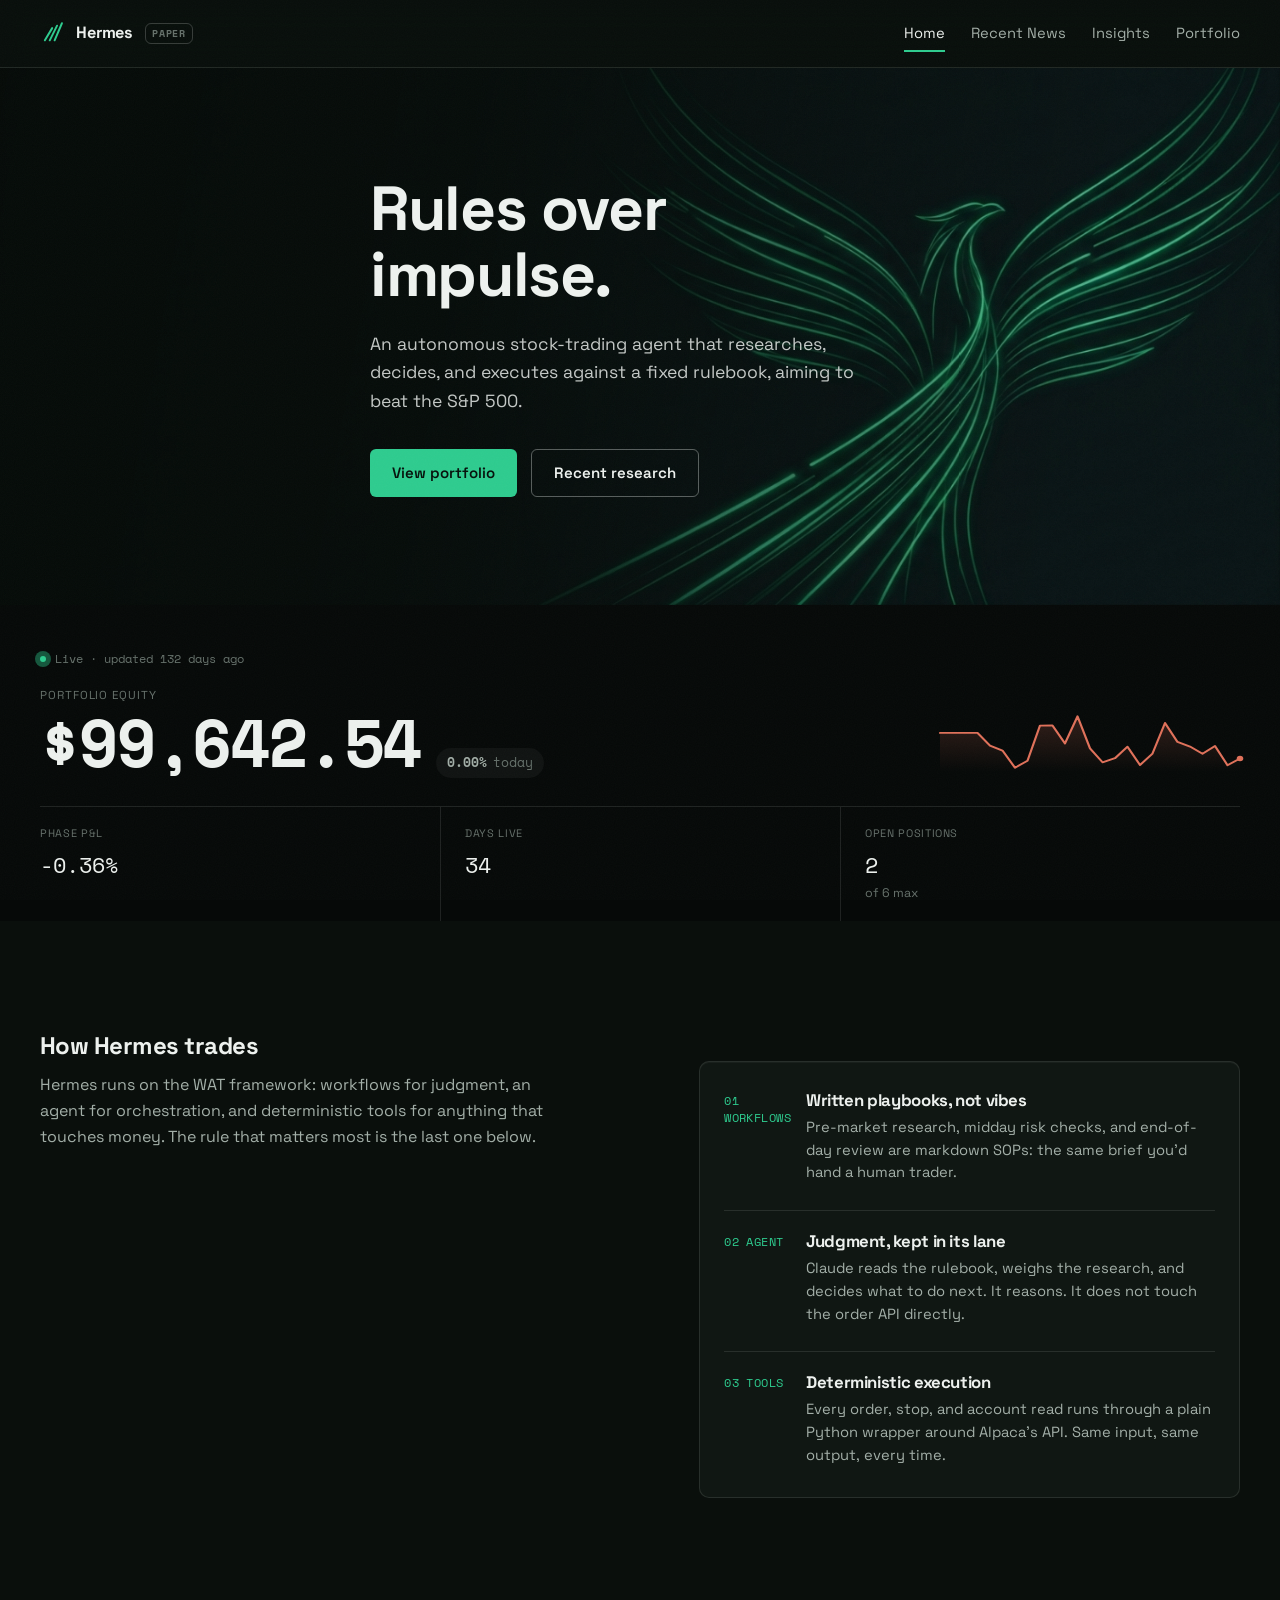
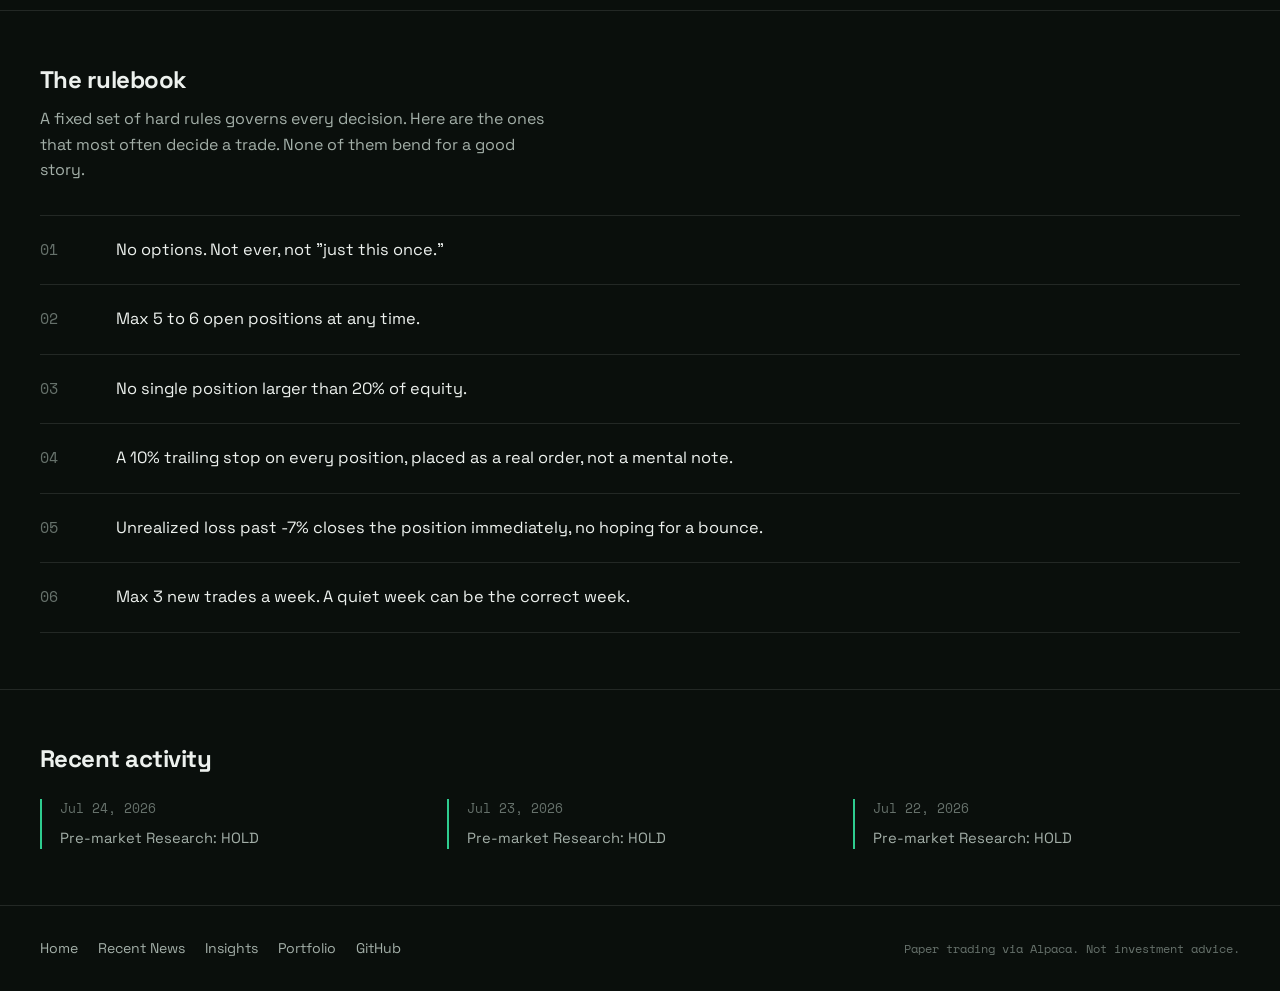
<file: docs/index.html>
<!doctype html>
<html lang="en">
<head>
<meta charset="UTF-8">
<meta name="viewport" content="width=device-width, initial-scale=1.0">
<meta name="color-scheme" content="dark">
<title>Hermes - Autonomous Stock Trader</title>
<meta name="description" content="Hermes is an autonomous stock-trading agent that researches, decides, and executes against a fixed rulebook, aiming to beat the S&P 500.">
<link rel="icon" type="image/svg+xml" href="assets/img/favicon.svg">
<link rel="preconnect" href="https://fonts.googleapis.com">
<link rel="preconnect" href="https://fonts.gstatic.com" crossorigin>
<link href="https://fonts.googleapis.com/css2?family=Space+Grotesk:wght@400;500;600;700&family=Space+Mono:wght@400;700&display=swap" rel="stylesheet">
<link rel="stylesheet" href="assets/css/tokens.css?v=7">
<link rel="stylesheet" href="assets/css/base.css?v=7">
<link rel="stylesheet" href="assets/css/layout.css?v=7">
<link rel="stylesheet" href="assets/css/components.css?v=7">
<link rel="stylesheet" href="assets/css/site.css?v=7">
</head>
<body>

<a href="#main" class="skip-link">Skip to content</a>

<header class="site-header">
  <div class="container">
    <a href="index.html" class="brand">
      <svg width="26" height="26" viewBox="0 0 32 32" fill="none" stroke="currentColor" stroke-width="2.4" stroke-linecap="round"><path d="M6 25 L15 10"/><path d="M12 25 L21 7"/><path d="M18 25 L27 4"/></svg>
      Hermes <span class="paper-tag">PAPER</span>
    </a>
    <nav class="site-nav" data-open="false">
      <a href="index.html" aria-current="page">Home</a>
      <a href="news.html">Recent News</a>
      <a href="insights.html">Insights</a>
      <a href="portfolio.html">Portfolio</a>
    </nav>
    <button class="nav-toggle" aria-label="Toggle navigation" aria-expanded="false">
      <svg width="22" height="22" viewBox="0 0 24 24" fill="none" stroke="currentColor" stroke-width="2" stroke-linecap="round"><path d="M4 7h16M4 12h16M4 17h16"/></svg>
    </button>
  </div>
</header>

<main id="main">

<section class="hero">
  <div class="container hero-inner">
    <h1>Rules over impulse.</h1>
    <p class="hero-lede">An autonomous stock-trading agent that researches, decides, and executes against a fixed rulebook, aiming to beat the S&amp;P 500.</p>
    <div class="hero-ctas">
      <a href="portfolio.html" class="btn btn-primary">View portfolio</a>
      <a href="news.html" class="btn btn-ghost">Recent research</a>
    </div>
  </div>
</section>

<section class="stat-strip">
  <div class="container equity-hero">
    <div class="equity-main">
      <div class="live-status" id="live-status">
        <span class="live-dot"></span>
        <span id="live-status-text">Connecting to live data&hellip;</span>
      </div>
      <div class="equity-label">Portfolio equity</div>
      <div class="equity-figure">
        <span class="equity-value num skel" id="s-equity">000,000.00</span>
        <span class="equity-delta neutral" id="s-equity-delta" hidden></span>
      </div>
    </div>
    <div class="equity-spark" id="equity-spark"></div>
  </div>
  <div class="container">
    <div class="support-stats" id="stat-row">
      <div class="support-stat">
        <div class="s-label">Phase P&amp;L</div>
        <div class="s-value num skel" id="s-phase">00.00%</div>
      </div>
      <div class="support-stat">
        <div class="s-label">Days live</div>
        <div class="s-value num skel" id="s-days">00</div>
      </div>
      <div class="support-stat">
        <div class="s-label">Open positions</div>
        <div class="s-value num skel" id="s-positions">0</div>
        <div class="s-sub">of 6 max</div>
      </div>
    </div>
  </div>
</section>

<section class="section">
  <div class="container wat-grid">
    <div>
      <h2>How Hermes trades</h2>
      <p style="max-width:52ch;margin-top:14px;">Hermes runs on the WAT framework: workflows for judgment, an agent for orchestration, and deterministic tools for anything that touches money. The rule that matters most is the last one below.</p>
    </div>
    <div class="wat-list">
      <div class="wat-item">
        <div class="wat-tag">01 WORKFLOWS</div>
        <div>
          <h3>Written playbooks, not vibes</h3>
          <p>Pre-market research, midday risk checks, and end-of-day review are markdown SOPs: the same brief you'd hand a human trader.</p>
        </div>
      </div>
      <div class="wat-item">
        <div class="wat-tag">02 AGENT</div>
        <div>
          <h3>Judgment, kept in its lane</h3>
          <p>Claude reads the rulebook, weighs the research, and decides what to do next. It reasons. It does not touch the order API directly.</p>
        </div>
      </div>
      <div class="wat-item">
        <div class="wat-tag">03 TOOLS</div>
        <div>
          <h3>Deterministic execution</h3>
          <p>Every order, stop, and account read runs through a plain Python wrapper around Alpaca's API. Same input, same output, every time.</p>
        </div>
      </div>
    </div>
  </div>
</section>

<section class="section section-tight" style="border-top:1px solid var(--border);">
  <div class="container">
    <h2>The rulebook</h2>
    <p style="max-width:52ch;margin-top:14px;">A fixed set of hard rules governs every decision. Here are the ones that most often decide a trade. None of them bend for a good story.</p>
    <ol class="rulebook-list">
      <li><p>No options. Not ever, not "just this once."</p></li>
      <li><p>Max 5 to 6 open positions at any time.</p></li>
      <li><p>No single position larger than 20% of equity.</p></li>
      <li><p>A 10% trailing stop on every position, placed as a real order, not a mental note.</p></li>
      <li><p>Unrealized loss past -7% closes the position immediately, no hoping for a bounce.</p></li>
      <li><p>Max 3 new trades a week. A quiet week can be the correct week.</p></li>
    </ol>
  </div>
</section>

<section class="section section-tight" style="border-top:1px solid var(--border);">
  <div class="container">
    <h2>Recent activity</h2>
    <div class="activity-grid" id="activity-grid">
      <div class="activity-card"><p class="skel" style="height:14px;width:80%;"></p></div>
      <div class="activity-card"><p class="skel" style="height:14px;width:70%;"></p></div>
      <div class="activity-card"><p class="skel" style="height:14px;width:75%;"></p></div>
    </div>
  </div>
</section>

</main>

<footer class="site-footer">
  <div class="container">
    <nav>
      <a href="index.html">Home</a>
      <a href="news.html">Recent News</a>
      <a href="insights.html">Insights</a>
      <a href="portfolio.html">Portfolio</a>
      <a href="https://github.com/CM-Creates/CC-Trading-Bot" target="_blank" rel="noopener">GitHub</a>
    </nav>
    <span class="footer-meta">Paper trading via Alpaca. Not investment advice.</span>
  </div>
</footer>

<script src="assets/js/data.js?v=7"></script>
<script src="assets/js/motion.js?v=7"></script>
<script src="assets/js/nav.js?v=7"></script>
<script src="assets/js/home.js?v=7"></script>
</body>
</html>
</file>
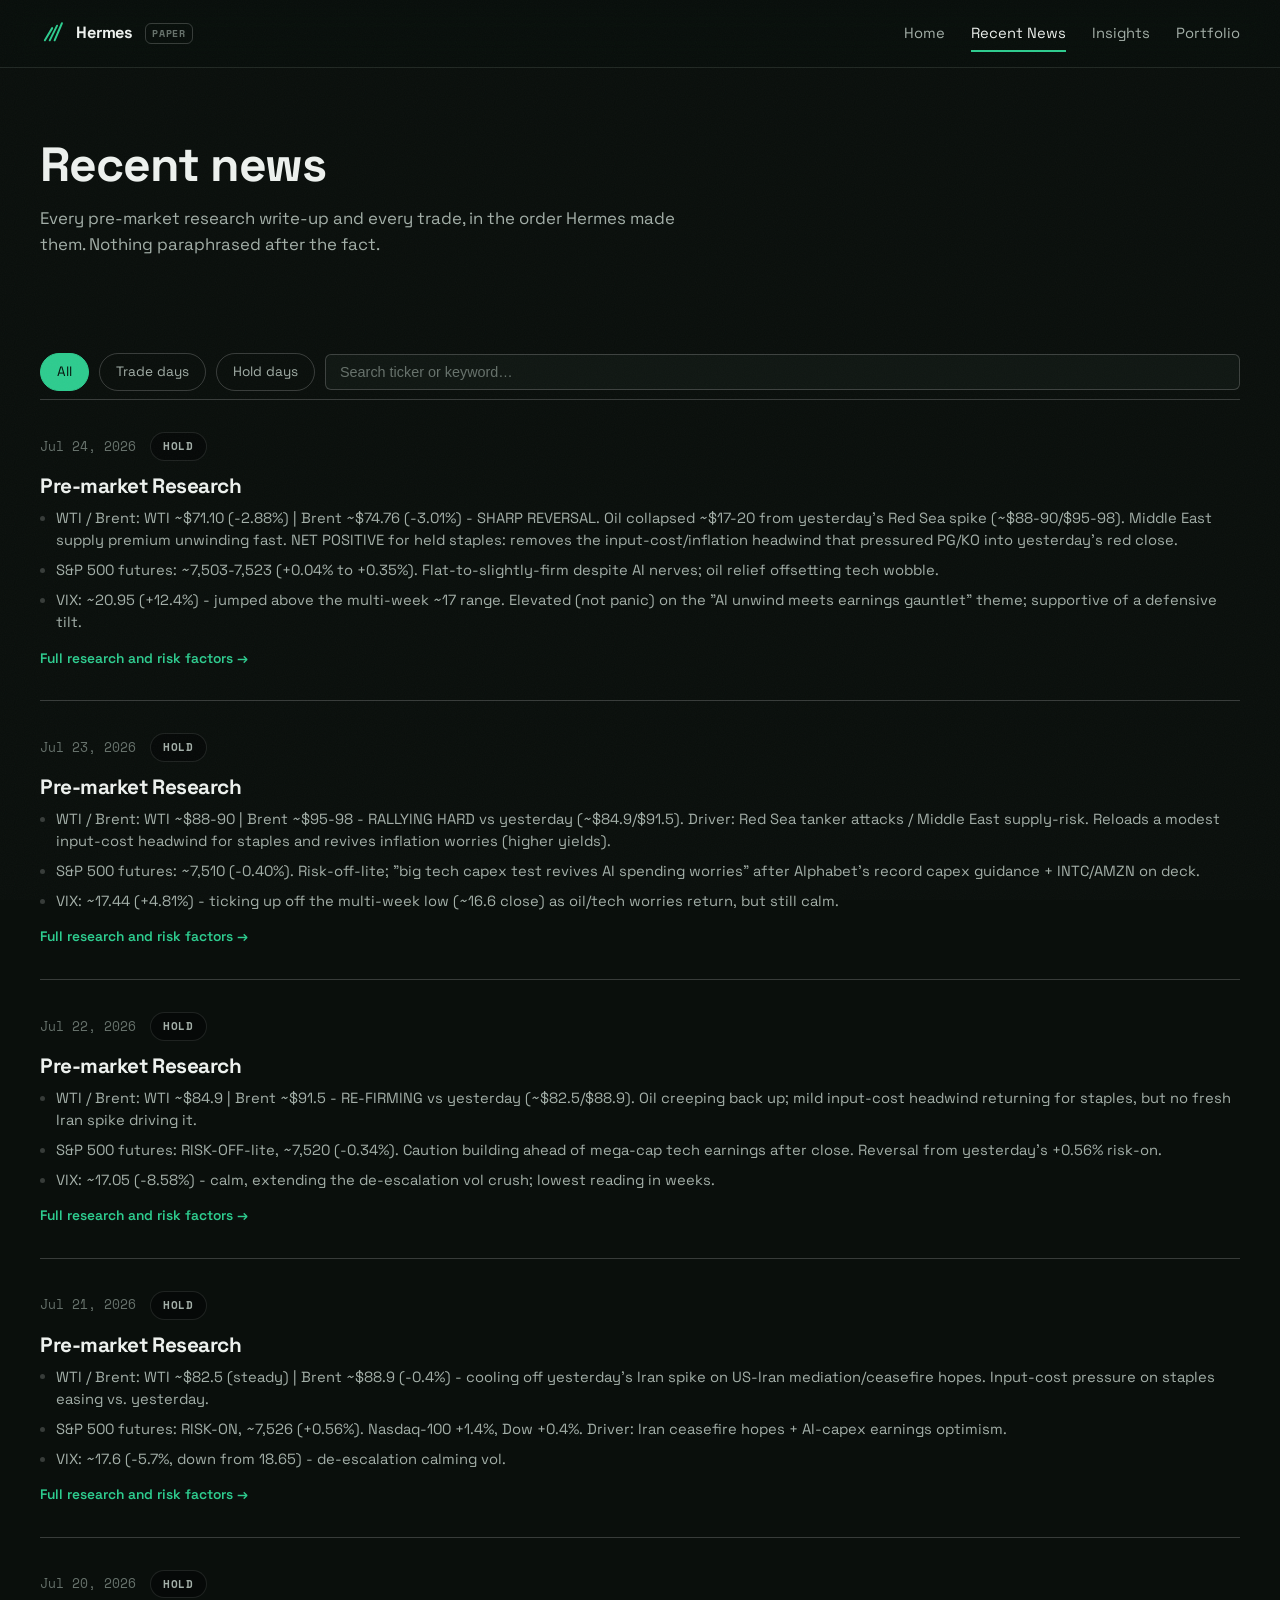
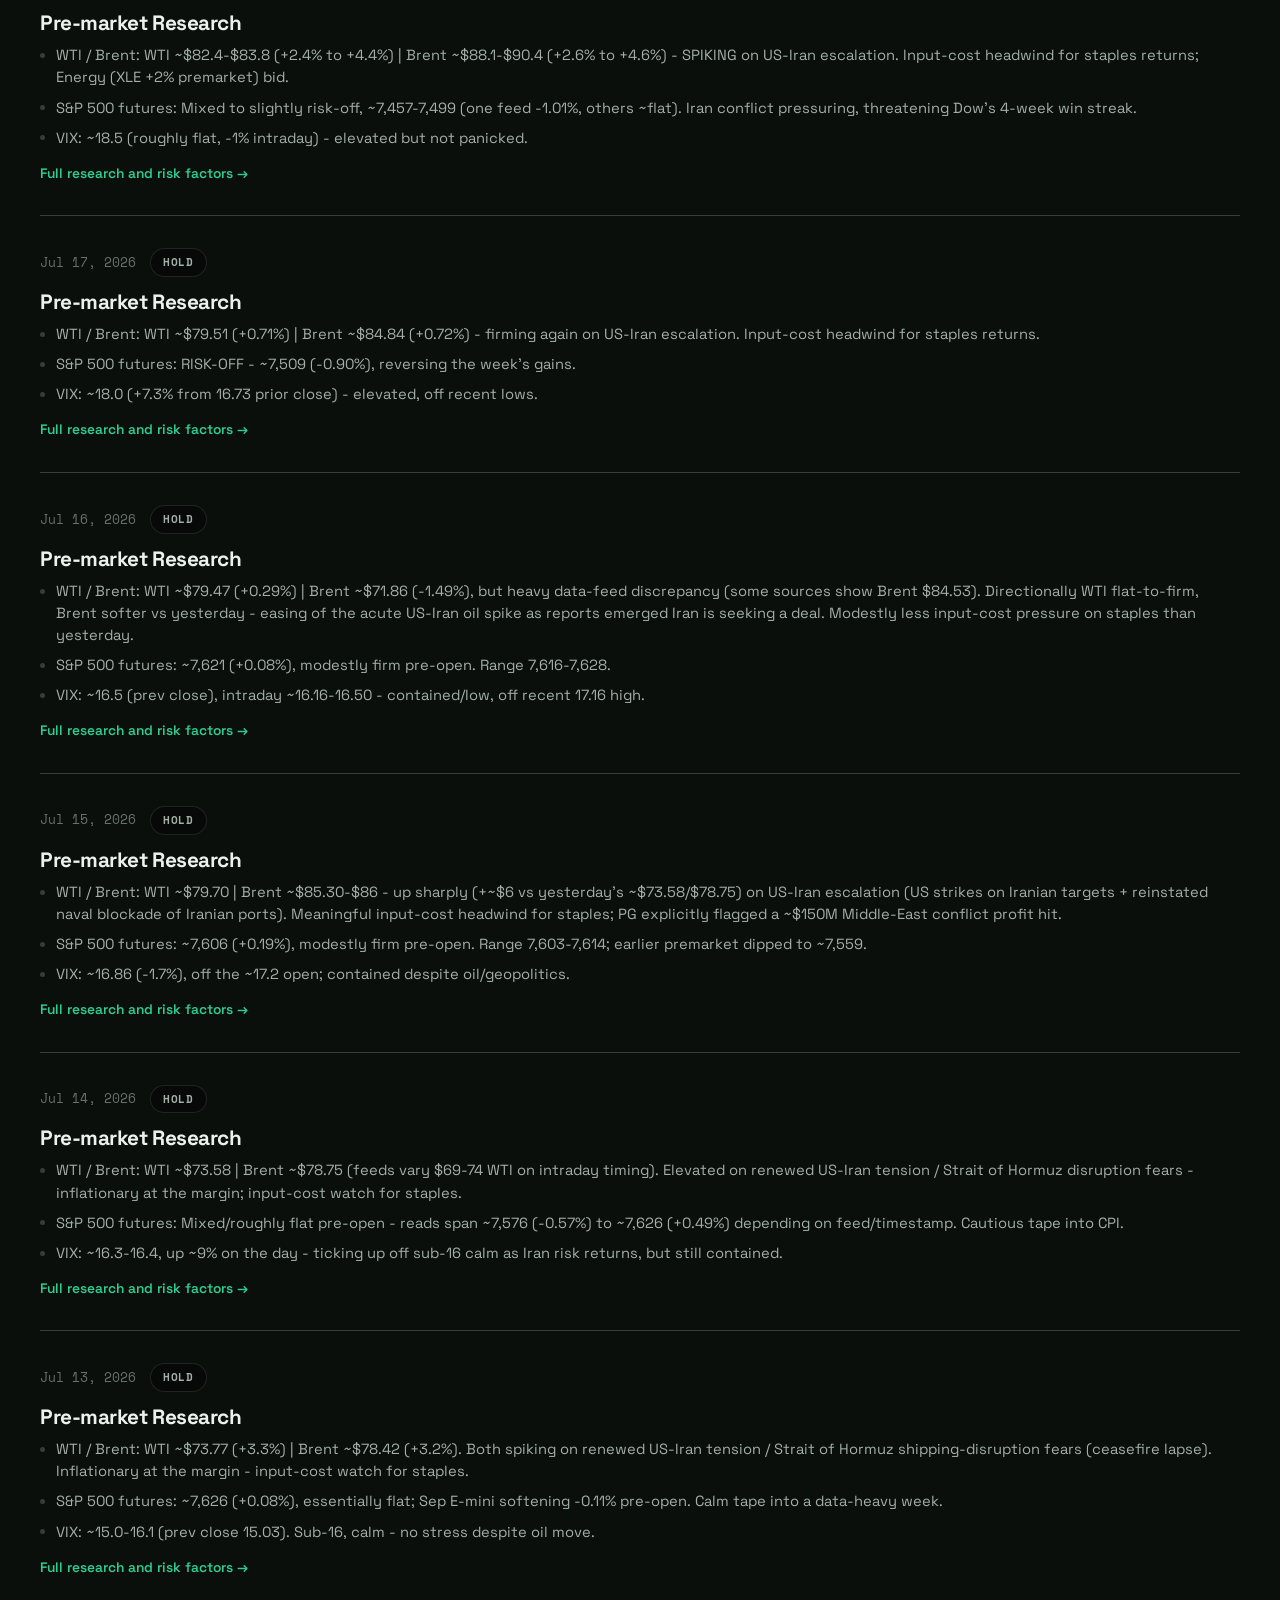
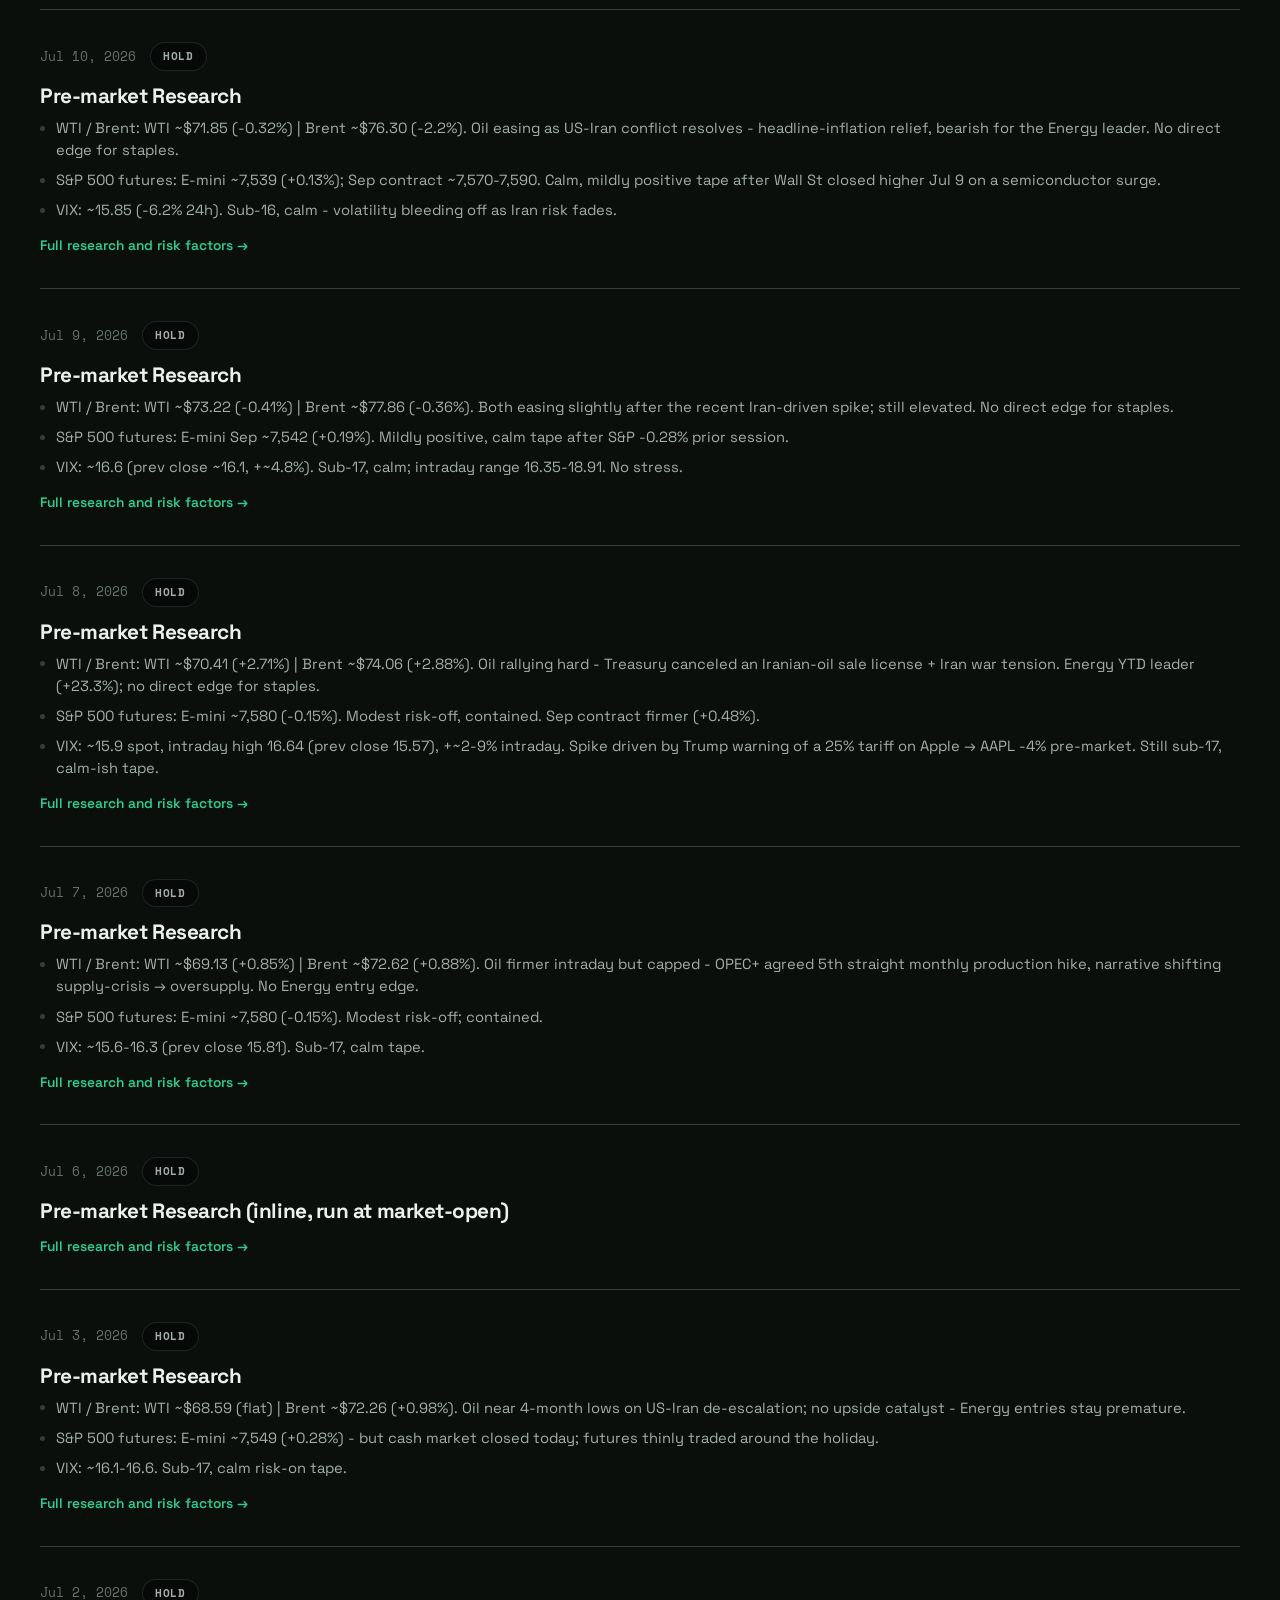
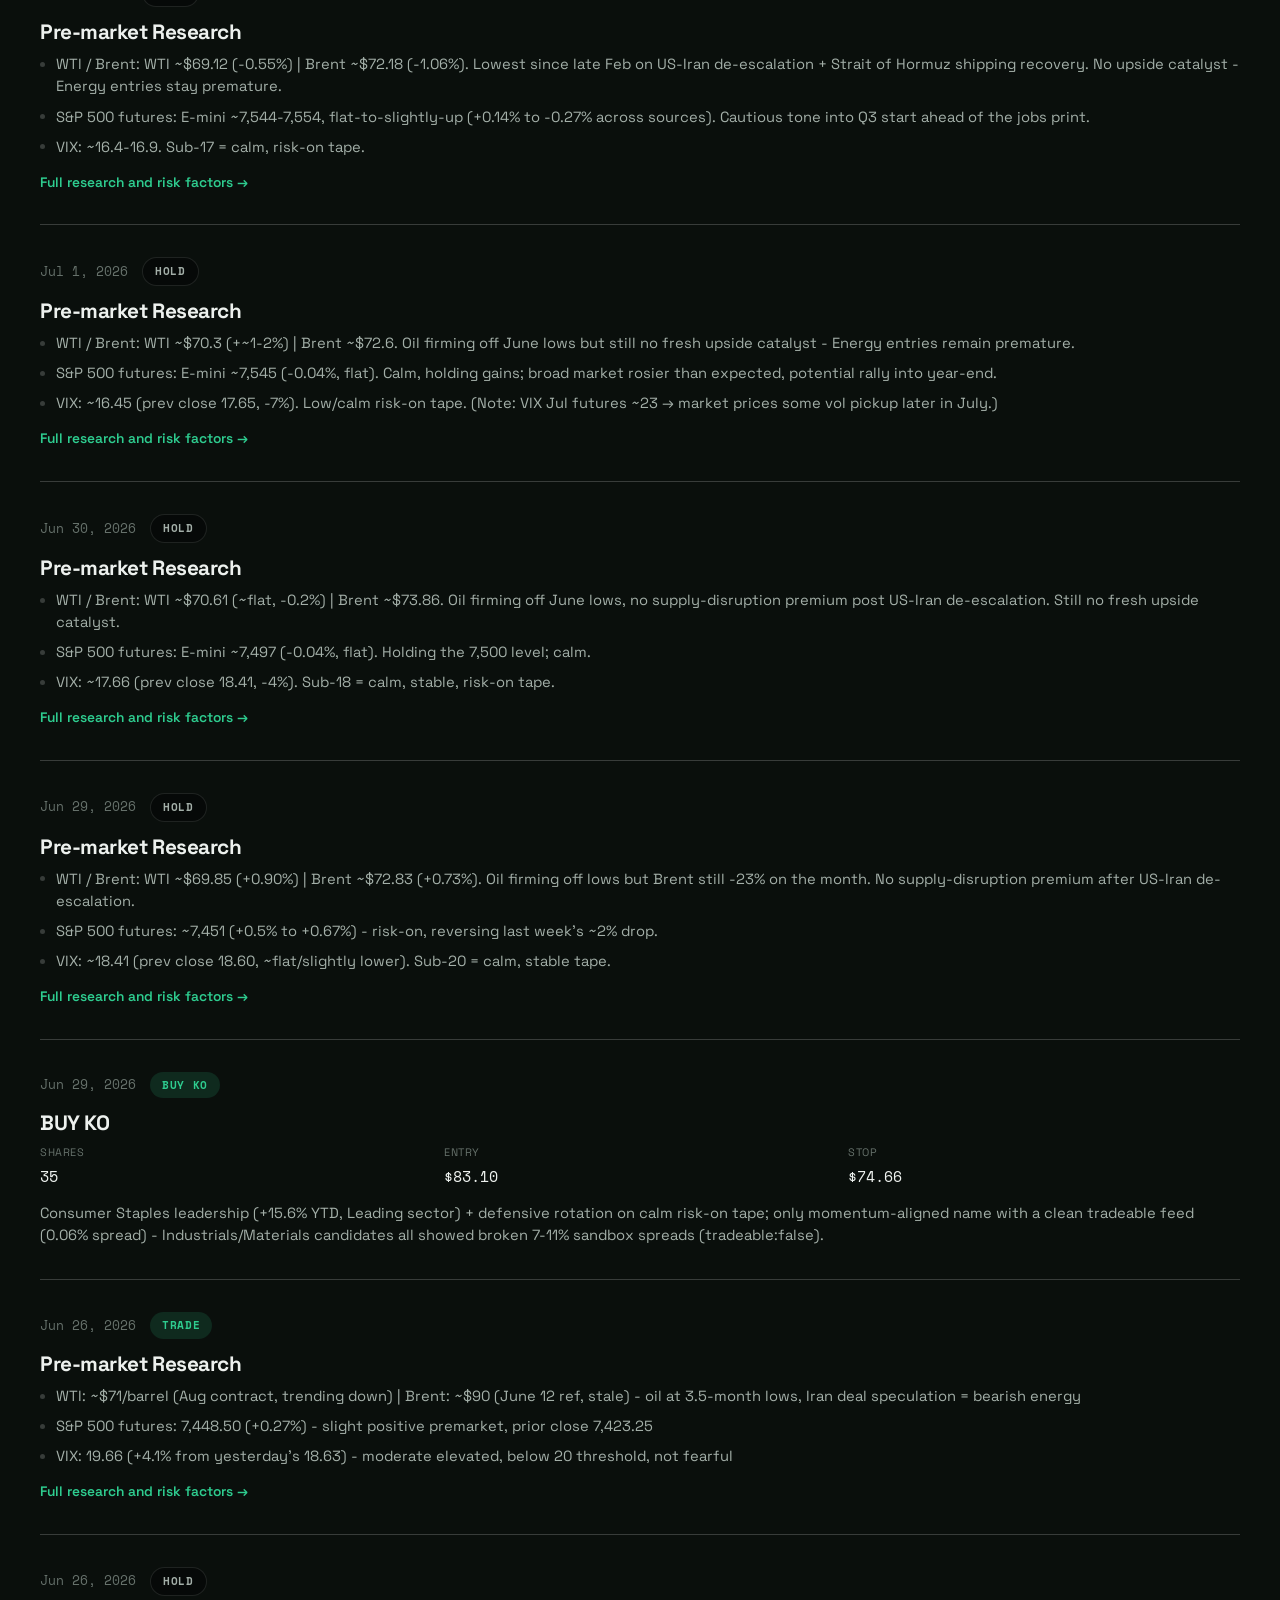
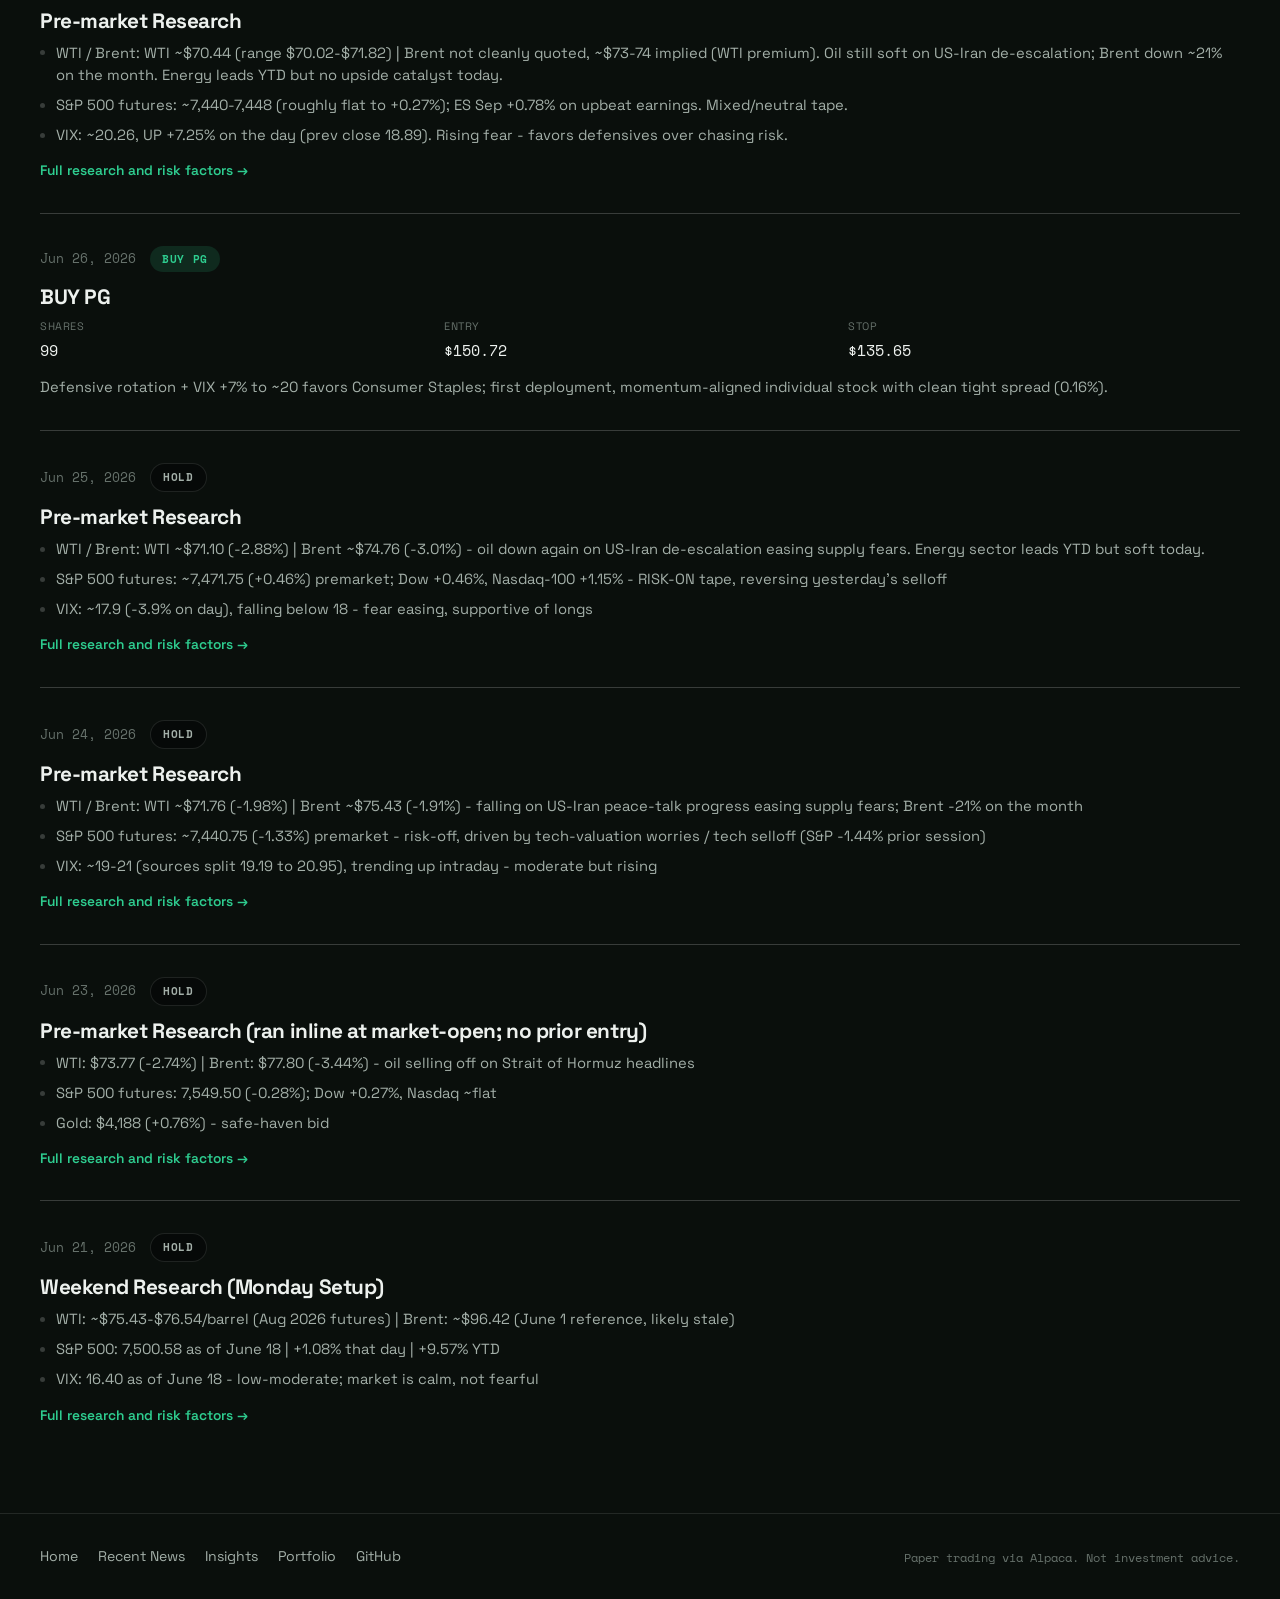
<file: docs/news.html>
<!doctype html>
<html lang="en">
<head>
<meta charset="UTF-8">
<meta name="viewport" content="width=device-width, initial-scale=1.0">
<meta name="color-scheme" content="dark">
<title>Recent News - Hermes</title>
<meta name="description" content="Dated pre-market research and trade decisions from Hermes, the autonomous stock-trading agent.">
<link rel="icon" type="image/svg+xml" href="assets/img/favicon.svg">
<link rel="preconnect" href="https://fonts.googleapis.com">
<link rel="preconnect" href="https://fonts.gstatic.com" crossorigin>
<link href="https://fonts.googleapis.com/css2?family=Space+Grotesk:wght@400;500;600;700&family=Space+Mono:wght@400;700&display=swap" rel="stylesheet">
<link rel="stylesheet" href="assets/css/tokens.css?v=7">
<link rel="stylesheet" href="assets/css/base.css?v=7">
<link rel="stylesheet" href="assets/css/layout.css?v=7">
<link rel="stylesheet" href="assets/css/components.css?v=7">
<link rel="stylesheet" href="assets/css/site.css?v=7">
</head>
<body>

<a href="#main" class="skip-link">Skip to content</a>

<header class="site-header">
  <div class="container">
    <a href="index.html" class="brand">
      <svg width="26" height="26" viewBox="0 0 32 32" fill="none" stroke="currentColor" stroke-width="2.4" stroke-linecap="round"><path d="M6 25 L15 10"/><path d="M12 25 L21 7"/><path d="M18 25 L27 4"/></svg>
      Hermes <span class="paper-tag">PAPER</span>
    </a>
    <nav class="site-nav" data-open="false">
      <a href="index.html">Home</a>
      <a href="news.html" aria-current="page">Recent News</a>
      <a href="insights.html">Insights</a>
      <a href="portfolio.html">Portfolio</a>
    </nav>
    <button class="nav-toggle" aria-label="Toggle navigation" aria-expanded="false">
      <svg width="22" height="22" viewBox="0 0 24 24" fill="none" stroke="currentColor" stroke-width="2" stroke-linecap="round"><path d="M4 7h16M4 12h16M4 17h16"/></svg>
    </button>
  </div>
</header>

<main id="main">

<div class="page-head">
  <div class="container">
    <h1>Recent news</h1>
    <p>Every pre-market research write-up and every trade, in the order Hermes made them. Nothing paraphrased after the fact.</p>
  </div>
</div>

<section class="section-tight">
  <div class="container">
    <div class="filter-bar">
      <button class="filter-pill" data-filter="all" aria-pressed="true">All</button>
      <button class="filter-pill" data-filter="TRADE" aria-pressed="false">Trade days</button>
      <button class="filter-pill" data-filter="HOLD" aria-pressed="false">Hold days</button>
      <input class="filter-search" type="search" id="news-search" placeholder="Search ticker or keyword&hellip;" aria-label="Search news">
    </div>
    <div id="news-feed">
      <div class="news-card">
        <p class="skel" style="height:12px;width:120px;margin-bottom:14px;"></p>
        <p class="skel" style="height:20px;width:60%;margin-bottom:12px;"></p>
        <p class="skel" style="height:14px;width:90%;"></p>
      </div>
      <div class="news-card">
        <p class="skel" style="height:12px;width:120px;margin-bottom:14px;"></p>
        <p class="skel" style="height:20px;width:50%;margin-bottom:12px;"></p>
        <p class="skel" style="height:14px;width:80%;"></p>
      </div>
    </div>
    <p class="no-results" id="news-no-results" hidden>No entries match that filter.</p>
  </div>
</section>

</main>

<footer class="site-footer">
  <div class="container">
    <nav>
      <a href="index.html">Home</a>
      <a href="news.html">Recent News</a>
      <a href="insights.html">Insights</a>
      <a href="portfolio.html">Portfolio</a>
      <a href="https://github.com/CM-Creates/CC-Trading-Bot" target="_blank" rel="noopener">GitHub</a>
    </nav>
    <span class="footer-meta">Paper trading via Alpaca. Not investment advice.</span>
  </div>
</footer>

<script src="assets/js/data.js?v=7"></script>
<script src="assets/js/motion.js?v=7"></script>
<script src="assets/js/nav.js?v=7"></script>
<script src="assets/js/news.js?v=7"></script>
</body>
</html>
</file>
<file: docs/assets/css/tokens.css>
/* Design tokens, dark-only. Fonts load via <link> in each page's <head>
   (Google Fonts: Space Grotesk + Space Mono) - no bundler, so no @font-face here. */

:root {
  color-scheme: dark;

  --font-display: 'Space Grotesk', system-ui, -apple-system, sans-serif;
  --font-body: 'Space Grotesk', system-ui, -apple-system, sans-serif;
  --font-mono: 'Space Mono', 'SFMono-Regular', ui-monospace, Consolas, monospace;

  --radius-sm: 6px;
  --radius: 10px;
  --radius-pill: 999px;

  --max-width: 1280px;
  --gutter: clamp(20px, 4vw, 40px);

  --nav-height: 68px;

  /* ---- Motion ---- */
  --ease-out: cubic-bezier(0.16, 1, 0.3, 1);
  --ease-spring: cubic-bezier(0.34, 1.56, 0.64, 1);
  --dur-fast: 150ms;
  --dur-base: 260ms;
  --dur-slow: 480ms;

  /* ---- Palette: dark is the primary/default theme ---- */
  --bg: #0a0f0c;
  --bg-raised: #101713;
  --bg-sunken: #060908;
  --ink: #edf1ee;
  --ink-soft: #a3afa8;
  --ink-faint: #66716b;
  --border: rgba(237, 241, 238, 0.11);
  --border-strong: rgba(237, 241, 238, 0.2);
  --accent: #2ecc8f;
  --accent-ink: #06120c;
  --accent-soft: rgba(46, 204, 143, 0.14);
  --gain: #2ecc8f;
  --loss: #e0715a;
  --gain-soft: rgba(46, 204, 143, 0.14);
  --loss-soft: rgba(224, 113, 90, 0.14);
  --surface-highlight: rgba(255, 255, 255, 0.04);
  --shadow: 0 12px 32px -12px rgba(0, 0, 0, 0.55);
}

/* Dark-locked: the phoenix hero, green-on-black palette, and mono numerics
   are designed dark-first. A light theme forced a mid-page theme flip (dark
   hero over a light body), so light mode was removed intentionally. */
</file>
<file: docs/assets/css/base.css>
*, *::before, *::after { box-sizing: border-box; }
* { margin: 0; padding: 0; }

html {
  -webkit-text-size-adjust: 100%;
  scroll-behavior: smooth;
}

body {
  background: var(--bg);
  color: var(--ink);
  font-family: var(--font-body);
  font-size: 16px;
  line-height: 1.5;
  min-height: 100dvh;
  position: relative;
}

/* Subtle grain so flat color sections don't read as sterile/flat.
   No mix-blend-mode: blending a full-screen fixed layer re-composites on
   every scroll frame and was the main source of scroll jank. Plain low-opacity
   noise with normal compositing looks nearly identical and stays cheap. */
body::before {
  content: '';
  position: fixed;
  inset: 0;
  z-index: 100;
  pointer-events: none;
  opacity: 0.03;
  background-image: url("data:image/svg+xml,%3Csvg xmlns='http://www.w3.org/2000/svg' width='120' height='120'%3E%3Cfilter id='n'%3E%3CfeTurbulence type='fractalNoise' baseFrequency='0.9' numOctaves='2' stitchTiles='stitch'/%3E%3C/filter%3E%3Crect width='100%25' height='100%25' filter='url(%23n)'/%3E%3C/svg%3E");
}

img, svg { display: block; max-width: 100%; }

h1, h2, h3, h4 {
  font-family: var(--font-display);
  font-weight: 700;
  line-height: 1.06;
  /* Space Grotesk runs a touch wide; tighten display tracking so large
     headlines read tight rather than sprawling. */
  letter-spacing: -0.022em;
  text-wrap: balance;
}

p { color: var(--ink-soft); line-height: 1.6; }

a {
  color: inherit;
  text-decoration: none;
}

.num {
  font-family: var(--font-mono);
  font-variant-numeric: tabular-nums;
}

.gain { color: var(--gain); }
.loss { color: var(--loss); }
.neutral { color: var(--ink-faint); }

button {
  font: inherit;
  color: inherit;
  background: none;
  border: none;
  cursor: pointer;
}

:focus-visible {
  outline: 2px solid var(--accent);
  outline-offset: 2px;
}

::selection {
  background: var(--accent-soft);
  color: var(--ink);
}

/* ---- Skip link (a11y) ---- */
.skip-link {
  position: fixed;
  top: -100px;
  left: 12px;
  z-index: 200;
  background: var(--accent);
  color: var(--accent-ink);
  padding: 10px 18px;
  border-radius: var(--radius-sm);
  font-weight: 600;
  font-size: 0.9rem;
  transition: top var(--dur-base) var(--ease-out);
}
.skip-link:focus {
  top: 12px;
}

/* ---- Skeleton loading blocks ---- */
.skel {
  position: relative;
  overflow: hidden;
  background: var(--bg-sunken);
  border-radius: var(--radius-sm);
  color: transparent !important;
}
.skel::after {
  content: '';
  position: absolute;
  inset: 0;
  transform: translateX(-100%);
  background: linear-gradient(90deg, transparent, var(--surface-highlight), transparent);
  animation: shimmer 1.4s infinite;
}
@keyframes shimmer {
  100% { transform: translateX(100%); }
}

@media (prefers-reduced-motion: reduce) {
  html { scroll-behavior: auto; }
  *, *::before, *::after {
    animation-duration: 0.001ms !important;
    animation-iteration-count: 1 !important;
    transition-duration: 0.001ms !important;
  }
}
</file>
<file: docs/assets/css/layout.css>
.container {
  max-width: var(--max-width);
  margin-inline: auto;
  padding-inline: var(--gutter);
}

/* ---- Header / nav ---- */

.site-header {
  position: sticky;
  top: 0;
  z-index: 40;
  height: var(--nav-height);
  display: flex;
  align-items: center;
  /* Translucent material: content scrolls and blurs underneath the bar
     (Apple-style chrome) rather than a flat opaque strip. */
  background: color-mix(in srgb, var(--bg) 68%, transparent);
  backdrop-filter: blur(18px) saturate(150%);
  -webkit-backdrop-filter: blur(18px) saturate(150%);
  border-bottom: 1px solid var(--border);
  transition: background var(--dur-base) var(--ease-out), border-color var(--dur-base) var(--ease-out);
}
/* Firms up once the page is scrolled past the hero top. */
.site-header.scrolled {
  background: color-mix(in srgb, var(--bg) 86%, transparent);
  border-bottom-color: var(--border-strong);
}
@media (prefers-reduced-transparency: reduce) {
  .site-header { background: var(--bg); backdrop-filter: none; -webkit-backdrop-filter: none; }
}

.site-header .container {
  display: flex;
  align-items: center;
  justify-content: space-between;
  gap: 24px;
  width: 100%;
}

.brand {
  display: flex;
  align-items: center;
  gap: 10px;
  font-family: var(--font-display);
  font-weight: 700;
  font-size: 1.02rem;
  letter-spacing: -0.01em;
  color: var(--ink);
  flex-shrink: 0;
}

.brand svg { color: var(--accent); flex-shrink: 0; }

.brand .paper-tag {
  font-family: var(--font-mono);
  font-size: 0.6rem;
  letter-spacing: 0.08em;
  color: var(--ink-faint);
  border: 1px solid var(--border-strong);
  border-radius: var(--radius-sm);
  padding: 2px 6px;
  margin-left: 2px;
}

.site-nav {
  position: relative;
  display: flex;
  align-items: center;
  gap: clamp(14px, 2.2vw, 26px);
}

.nav-indicator {
  position: absolute;
  bottom: -1px;
  left: 0;
  height: 1.5px;
  width: 0;
  background: var(--accent);
  transform: translateX(0);
  transition: transform var(--dur-base) var(--ease-out), width var(--dur-base) var(--ease-out), opacity var(--dur-fast) linear;
  opacity: 0;
  pointer-events: none;
}

.site-nav a {
  position: relative;
  font-size: 0.92rem;
  color: var(--ink-soft);
  padding: 6px 0;
  white-space: nowrap;
  transition: color var(--dur-fast) var(--ease-out);
}

.site-nav a:hover,
.site-nav a[aria-current="page"] {
  color: var(--ink);
}

.nav-toggle {
  display: none;
  padding: 8px;
  color: var(--ink);
}

@media (max-width: 720px) {
  .nav-indicator { display: none; }
  .site-nav {
    position: fixed;
    inset: var(--nav-height) 0 0 0;
    background: var(--bg);
    flex-direction: column;
    align-items: flex-start;
    justify-content: flex-start;
    gap: 4px;
    padding: 20px var(--gutter);
    transform: translateY(-8px);
    opacity: 0;
    pointer-events: none;
    transition: opacity var(--dur-base) var(--ease-out), transform var(--dur-base) var(--ease-out);
  }
  .site-nav[data-open="true"] {
    opacity: 1;
    transform: translateY(0);
    pointer-events: auto;
  }
  .site-nav a {
    width: 100%;
    padding: 14px 0;
    border-bottom: 1px solid var(--border);
    font-size: 1.05rem;
  }
  .nav-toggle { display: block; }
}

/* ---- Section rhythm ---- */

.section {
  padding-block: clamp(48px, 9vw, 112px);
}

.section-tight { padding-block: clamp(32px, 5vw, 56px); }

.section + .section { border-top: 1px solid var(--border); }

/* ---- Footer ---- */

.site-footer {
  border-top: 1px solid var(--border);
  padding-block: 32px;
}

.site-footer .container {
  display: flex;
  flex-wrap: wrap;
  align-items: center;
  justify-content: space-between;
  gap: 16px;
}

.site-footer nav {
  display: flex;
  gap: 20px;
  flex-wrap: wrap;
}

.site-footer a {
  color: var(--ink-soft);
  font-size: 0.88rem;
  transition: color var(--dur-fast) var(--ease-out);
}
.site-footer a:hover { color: var(--ink); }

.footer-meta {
  font-family: var(--font-mono);
  font-size: 0.76rem;
  color: var(--ink-faint);
}

/* ---- Generic grid helpers ---- */

.grid-2 { display: grid; grid-template-columns: 1fr 1fr; gap: var(--gutter); }
.grid-3 { display: grid; grid-template-columns: repeat(3, 1fr); gap: var(--gutter); }

@media (max-width: 860px) {
  .grid-2, .grid-3 { grid-template-columns: 1fr; }
}
</file>
<file: docs/assets/css/components.css>
/* ---- Buttons ---- */

.btn {
  display: inline-flex;
  align-items: center;
  gap: 8px;
  font-size: 0.94rem;
  font-weight: 600;
  padding: 12px 22px;
  border-radius: var(--radius-sm);
  white-space: nowrap;
  transition: transform var(--dur-fast) var(--ease-out), background var(--dur-fast) var(--ease-out), border-color var(--dur-fast) var(--ease-out);
}
.btn:active { transform: scale(0.96); }

.btn-primary {
  background: var(--accent);
  color: var(--accent-ink);
}
.btn-primary:hover { transform: translateY(-1px); background: color-mix(in srgb, var(--accent) 88%, white); }

.btn-ghost {
  border: 1px solid var(--border-strong);
  color: var(--ink);
}
.btn-ghost:hover { border-color: var(--accent); color: var(--accent); }

/* ---- Badges / pills ---- */

.pill {
  display: inline-flex;
  align-items: center;
  gap: 6px;
  font-family: var(--font-mono);
  font-size: 0.7rem;
  letter-spacing: 0.06em;
  text-transform: uppercase;
  padding: 5px 12px;
  border-radius: var(--radius-pill);
  font-weight: 600;
}

.pill-trade { background: var(--gain-soft); color: var(--gain); }
.pill-hold { background: var(--bg-sunken); color: var(--ink-soft); border: 1px solid var(--border); }
.pill-buy { background: var(--gain-soft); color: var(--gain); }
.pill-sell { background: var(--loss-soft); color: var(--loss); }

/* ---- Live status indicator ---- */

.live-status {
  display: inline-flex;
  align-items: center;
  gap: 9px;
  font-family: var(--font-mono);
  font-size: 0.78rem;
  color: var(--ink-faint);
}
.live-dot {
  position: relative;
  width: 6px;
  height: 6px;
  border-radius: 50%;
  background: var(--accent);
  flex-shrink: 0;
}
.live-dot::after {
  content: '';
  position: absolute;
  inset: -5px;
  border-radius: 50%;
  background: var(--accent);
  opacity: 0.4;
  animation: pulse-dot 2.4s var(--ease-out) infinite;
}
@keyframes pulse-dot {
  0% { transform: scale(0.5); opacity: 0.5; }
  100% { transform: scale(2); opacity: 0; }
}

/* ---- Filter bar (News / Portfolio) ---- */

.filter-bar {
  display: flex;
  gap: 10px;
  flex-wrap: wrap;
  align-items: center;
  margin-bottom: 8px;
}
.filter-pill {
  padding: 8px 16px;
  border-radius: var(--radius-pill);
  border: 1px solid var(--border-strong);
  font-size: 0.85rem;
  color: var(--ink-soft);
  transition: background var(--dur-fast) var(--ease-out), color var(--dur-fast) var(--ease-out), border-color var(--dur-fast) var(--ease-out);
}
.filter-pill:hover { border-color: var(--accent); color: var(--ink); }
.filter-pill[aria-pressed="true"] {
  background: var(--accent);
  color: var(--accent-ink);
  border-color: var(--accent);
}
.filter-search {
  flex: 1;
  min-width: 180px;
  background: var(--bg-raised);
  border: 1px solid var(--border-strong);
  border-radius: var(--radius-sm);
  padding: 9px 14px;
  color: var(--ink);
  font-size: 0.9rem;
  transition: border-color var(--dur-fast) var(--ease-out);
}
.filter-search::placeholder { color: var(--ink-faint); }
.filter-search:focus { outline: none; border-color: var(--accent); }

.no-results {
  padding: 32px 0;
  color: var(--ink-faint);
  font-size: 0.92rem;
}

/* ---- Stat tiles ---- */

.stat-row {
  display: grid;
  grid-template-columns: repeat(4, 1fr);
  border-top: 1px solid var(--border);
  border-left: 1px solid var(--border);
}
.stat {
  border-right: 1px solid var(--border);
  border-bottom: 1px solid var(--border);
  padding: 22px 24px;
}
.stat-label {
  font-size: 0.72rem;
  letter-spacing: 0.06em;
  text-transform: uppercase;
  color: var(--ink-faint);
  margin-bottom: 10px;
}
.stat-value {
  font-family: var(--font-mono);
  font-size: clamp(1.3rem, 2.4vw, 1.8rem);
  font-weight: 500;
}
.stat-sub {
  font-size: 0.82rem;
  color: var(--ink-faint);
  margin-top: 4px;
}

@media (max-width: 860px) {
  .stat-row { grid-template-columns: repeat(2, 1fr); }
}

/* ---- Position cards ---- */

.position-grid {
  display: grid;
  grid-template-columns: repeat(2, 1fr);
  gap: 16px;
}
@media (max-width: 720px) { .position-grid { grid-template-columns: 1fr; } }

.position-card,
.card {
  background: var(--bg-raised);
  border: 1px solid var(--border);
  border-radius: var(--radius);
  box-shadow: inset 0 1px 0 var(--surface-highlight);
  transition: border-color var(--dur-base) var(--ease-out), transform var(--dur-base) var(--ease-out);
}
.position-card { padding: 22px; }
.position-card:hover { border-color: var(--border-strong); transform: translateY(-2px); }

.position-card-head {
  display: flex;
  align-items: baseline;
  justify-content: space-between;
  margin-bottom: 16px;
}
.position-ticker {
  font-family: var(--font-display);
  font-weight: 700;
  font-size: 1.3rem;
}
.position-metrics {
  display: grid;
  grid-template-columns: repeat(3, 1fr);
  gap: 12px;
  margin-bottom: 14px;
}
.position-metrics .m-label {
  font-size: 0.68rem;
  color: var(--ink-faint);
  text-transform: uppercase;
  letter-spacing: 0.05em;
  margin-bottom: 4px;
}
.position-metrics .m-value {
  font-family: var(--font-mono);
  font-size: 0.95rem;
}
.position-thesis {
  font-size: 0.86rem;
  color: var(--ink-soft);
  line-height: 1.55;
  border-top: 1px solid var(--border);
  padding-top: 12px;
}
.position-stop {
  display: inline-flex;
  gap: 6px;
  font-family: var(--font-mono);
  font-size: 0.76rem;
  color: var(--ink-faint);
  margin-top: 10px;
}

/* ---- Card (used sparingly) ---- */

.card { padding: 24px; }

/* ---- Chart wrap ---- */

.chart-wrap { position: relative; height: 320px; }
.chart-title {
  font-size: 0.72rem;
  letter-spacing: 0.06em;
  text-transform: uppercase;
  color: var(--ink-soft);
  margin-bottom: 16px;
}

/* ---- Field notes accordion (Insights weekly review) ---- */

.field-note {
  border-top: 1px solid var(--border-strong);
}
.field-note:last-child { border-bottom: 1px solid var(--border-strong); }

.field-note-toggle {
  width: 100%;
  display: flex;
  align-items: center;
  justify-content: space-between;
  gap: 16px;
  padding-block: 26px;
  text-align: left;
}
.field-note-toggle:hover h3 { color: var(--accent); }

.field-note-toggle h3 {
  font-size: 1.4rem;
  transition: color var(--dur-fast) var(--ease-out);
}
.field-note-meta {
  display: flex;
  align-items: center;
  gap: 16px;
  flex-shrink: 0;
}
.field-note-meta .grade { font-family: var(--font-mono); color: var(--accent); }

.field-note-chevron {
  flex-shrink: 0;
  transition: transform var(--dur-base) var(--ease-out);
  color: var(--ink-faint);
}
.field-note[data-open="true"] .field-note-chevron { transform: rotate(180deg); }

.field-note-body-wrap {
  display: grid;
  grid-template-rows: 0fr;
  transition: grid-template-rows var(--dur-slow) var(--ease-out);
}
.field-note[data-open="true"] .field-note-body-wrap {
  grid-template-rows: 1fr;
}
.field-note-body {
  overflow: hidden;
  min-height: 0;
}
.field-note-body-inner {
  padding-bottom: 32px;
  border-left: 2px solid var(--accent);
  padding-left: 22px;
}
.field-note-body-inner ul {
  list-style: none;
  margin-top: 14px;
}
.field-note-body-inner li {
  font-size: 0.95rem;
  color: var(--ink-soft);
  padding: 10px 0;
  border-top: 1px solid var(--border);
}

/* ---- News / research cards ---- */

.news-card {
  border-top: 1px solid var(--border-strong);
  padding-block: 32px;
}
.news-card[hidden] { display: none; }
.news-card-head {
  display: flex;
  align-items: center;
  gap: 14px;
  margin-bottom: 14px;
  flex-wrap: wrap;
}
.news-date {
  font-family: var(--font-mono);
  font-size: 0.82rem;
  color: var(--ink-faint);
}
.news-title {
  font-family: var(--font-display);
  font-size: 1.3rem;
  font-weight: 700;
  margin-bottom: 10px;
}
.news-lines {
  list-style: none;
  display: grid;
  gap: 8px;
}
.news-lines li {
  font-size: 0.92rem;
  color: var(--ink-soft);
  padding-left: 16px;
  position: relative;
}
.news-lines li::before {
  content: '';
  position: absolute;
  left: 0; top: 0.6em;
  width: 5px; height: 5px;
  border-radius: 50%;
  background: var(--border-strong);
}

.news-toggle {
  margin-top: 14px;
  font-size: 0.86rem;
  color: var(--accent);
  font-weight: 600;
}

details.news-details summary { list-style: none; cursor: pointer; }
details.news-details summary::-webkit-details-marker { display: none; }
</file>
<file: docs/assets/css/site.css>
/* ---- Home hero ---- */
/* Dark imagery hero is now consistent with the site's dark-first default,
   not a patched-on dark section inside a light page. */

.hero {
  position: relative;
  isolation: isolate;
  color: #eef2ef;
  padding-block: clamp(64px, 11vw, 108px);
  overflow: hidden;
}
.hero::before {
  content: '';
  position: absolute; inset: 0;
  background: #0a100d url('../img/hero.png') center right / cover no-repeat;
  z-index: -2;
}
.hero::after {
  content: '';
  position: absolute; inset: 0;
  background: linear-gradient(100deg, rgba(6,11,8,0.96) 0%, rgba(6,11,8,0.86) 34%, rgba(6,11,8,0.42) 60%, rgba(6,11,8,0.12) 82%);
  z-index: -1;
}
.hero-inner { max-width: 620px; }
.hero h1 {
  font-size: clamp(2.3rem, 5.2vw, 3.9rem);
  margin-bottom: 22px;
}
.hero-lede {
  font-size: 1.1rem;
  line-height: 1.6;
  color: rgba(238, 242, 239, 0.82);
  max-width: 46ch;
  margin-bottom: 34px;
}
.hero-ctas { display: flex; gap: 14px; flex-wrap: wrap; }
.hero .btn-ghost {
  border-color: rgba(238, 242, 239, 0.35);
  color: #eef2ef;
}
.hero .btn-ghost:hover { border-color: var(--accent); color: var(--accent); }

/* Cinematic hero depth on scroll: the copy recedes and the phoenix drifts as
   the hero leaves the viewport. Scroll-driven (no scroll listeners), disabled
   under reduced motion, and a no-op where the timeline API is unsupported. */
@media (prefers-reduced-motion: no-preference) {
  @supports (animation-timeline: view()) {
    .hero-inner {
      animation: hero-recede linear both;
      animation-timeline: view();
      animation-range: exit -10% exit 85%;
      will-change: transform, opacity;
    }
    @keyframes hero-recede {
      to { opacity: 0.12; transform: translateY(-36px) scale(0.985); }
    }
    .hero::before {
      animation: hero-parallax linear both;
      animation-timeline: view();
      animation-range: cover;
      transform-origin: center;
      will-change: transform;
    }
    @keyframes hero-parallax {
      from { transform: scale(1.06) translateY(-2%); }
      to   { transform: scale(1.06) translateY(6%); }
    }
  }
}

/* ---- Stat strip (Home + Portfolio) ---- */

.stat-strip { background: var(--bg-sunken); }

/* ---- Featured equity metric (Home + Portfolio) ---- */

.equity-hero {
  display: grid;
  grid-template-columns: minmax(0, 1fr) minmax(200px, 300px);
  align-items: end;
  gap: clamp(24px, 5vw, 56px);
  padding-top: clamp(28px, 4vw, 40px);
  padding-bottom: clamp(20px, 3vw, 28px);
}

.equity-main .live-status { margin-bottom: 18px; }

.equity-label {
  font-size: 0.72rem;
  letter-spacing: 0.08em;
  text-transform: uppercase;
  color: var(--ink-faint);
  margin-bottom: 8px;
}

.equity-figure {
  display: flex;
  align-items: baseline;
  flex-wrap: wrap;
  gap: 8px 16px;
}

.equity-value {
  font-family: var(--font-mono);
  font-weight: 700;
  font-variant-numeric: tabular-nums;
  font-size: clamp(2.5rem, 6.5vw, 4.1rem);
  line-height: 0.95;
  letter-spacing: -0.03em;
  color: var(--ink);
}

.equity-delta {
  display: inline-flex;
  align-items: center;
  gap: 6px;
  font-family: var(--font-mono);
  font-size: 0.82rem;
  font-weight: 700;
  padding: 5px 11px;
  border-radius: var(--radius-pill);
  white-space: nowrap;
}
.equity-delta::before {
  content: '';
  width: 0; height: 0;
  border-left: 4px solid transparent;
  border-right: 4px solid transparent;
}
.equity-delta.gain { background: var(--gain-soft); color: var(--gain); }
.equity-delta.gain::before { border-bottom: 6px solid currentColor; }
.equity-delta.loss { background: var(--loss-soft); color: var(--loss); }
.equity-delta.loss::before { border-top: 6px solid currentColor; }
.equity-delta.neutral { background: var(--surface-highlight); color: var(--ink-soft); }
.equity-delta.neutral::before { display: none; }
.equity-delta .delta-suffix { color: var(--ink-faint); font-weight: 400; }

.equity-spark {
  height: 60px;
  width: 100%;
  align-self: end;
  margin-bottom: 6px;
}
.equity-spark[data-empty="true"] { display: none; }
.equity-spark svg { display: block; overflow: visible; }

@media (max-width: 720px) {
  .equity-hero { grid-template-columns: 1fr; align-items: stretch; }
  .equity-spark { height: 48px; margin-top: 4px; }
}

/* Supporting stats: a light hairline row, not four heavy bordered tiles */
.support-stats {
  display: grid;
  grid-auto-flow: column;
  grid-auto-columns: 1fr;
  border-top: 1px solid var(--border);
}
.support-stat {
  padding: 18px 0;
  padding-right: 24px;
}
.support-stat + .support-stat {
  border-left: 1px solid var(--border);
  padding-left: 24px;
}
.support-stat .s-label {
  font-size: 0.68rem;
  letter-spacing: 0.06em;
  text-transform: uppercase;
  color: var(--ink-faint);
  margin-bottom: 8px;
}
.support-stat .s-value {
  font-family: var(--font-mono);
  font-variant-numeric: tabular-nums;
  font-size: clamp(1.05rem, 2vw, 1.35rem);
  font-weight: 500;
  color: var(--ink);
}
.support-stat .s-sub { font-size: 0.78rem; color: var(--ink-faint); margin-top: 3px; }

@media (max-width: 640px) {
  .support-stats { grid-auto-flow: row; grid-auto-columns: auto; }
  .support-stat { padding: 16px 0; }
  .support-stat + .support-stat { border-left: none; border-top: 1px solid var(--border); padding-left: 0; }
}

/* ---- Interior page header (News / Insights / Portfolio) ---- */

.page-head { padding-block: clamp(44px, 7vw, 72px) clamp(28px, 4vw, 40px); }
.page-head h1 { font-size: clamp(2rem, 4.2vw, 3rem); margin-bottom: 14px; }
.page-head p {
  font-size: 1.05rem;
  max-width: 60ch;
  line-height: 1.55;
}
.page-head .snapshot-tag {
  display: flex;
  margin-top: 18px;
  border-top: 1px solid var(--border);
  padding-top: 14px;
}

/* ---- "How Hermes trades" (WAT story) ---- */

.wat-grid {
  display: grid;
  grid-template-columns: 1.1fr 1fr;
  gap: clamp(28px, 5vw, 64px);
  align-items: start;
}
.wat-list {
  display: grid;
  gap: 4px;
  margin-top: 28px;
  background: var(--bg-raised);
  border: 1px solid var(--border);
  border-radius: var(--radius);
  padding: 8px 24px;
  box-shadow: inset 0 1px 0 var(--surface-highlight);
}
.wat-item {
  display: grid;
  grid-template-columns: 64px 1fr;
  gap: 18px;
  padding-block: 22px;
  border-top: 1px solid var(--border);
}
.wat-item:first-child { border-top: none; }
.wat-tag {
  font-family: var(--font-mono);
  font-size: 0.72rem;
  color: var(--accent);
  letter-spacing: 0.04em;
}
.wat-item h3 { font-size: 1.05rem; margin-bottom: 6px; }
.wat-item p { font-size: 0.92rem; line-height: 1.55; }

@media (max-width: 860px) {
  .wat-grid { grid-template-columns: 1fr; }
}

/* ---- Rulebook (editorial numbered list) ---- */

.rulebook-list {
  list-style: none;
  counter-reset: rule;
  display: grid;
  gap: 0;
  margin-top: 32px;
}
.rulebook-list li {
  counter-increment: rule;
  display: grid;
  grid-template-columns: 56px 1fr;
  gap: 20px;
  padding-block: 22px;
  border-top: 1px solid var(--border);
}
.rulebook-list li:last-child { border-bottom: 1px solid var(--border); }
.rulebook-list li::before {
  content: counter(rule, decimal-leading-zero);
  font-family: var(--font-mono);
  font-size: 0.95rem;
  color: var(--ink-faint);
}
.rulebook-list p { color: var(--ink); font-size: 1.02rem; line-height: 1.5; }

/* ---- Recent activity teaser cards ---- */

.activity-grid {
  display: grid;
  grid-template-columns: repeat(3, 1fr);
  gap: 20px;
  margin-top: 28px;
}
@media (max-width: 860px) { .activity-grid { grid-template-columns: 1fr; } }

.activity-card {
  display: block;
  border-left: 2px solid var(--accent);
  padding-left: 18px;
  transition: transform var(--dur-base) var(--ease-out);
}
.activity-card:hover { transform: translateX(3px); }
.activity-card .news-date { display: block; margin-bottom: 8px; }
.activity-card p { font-size: 0.92rem; color: var(--ink-soft); line-height: 1.5; }

/* ---- Insights supporting image ---- */

.insights-visual {
  border-radius: var(--radius);
  overflow: hidden;
  aspect-ratio: 16 / 9;
}
.insights-visual img { width: 100%; height: 100%; object-fit: cover; }

.macro-grid {
  display: grid;
  grid-template-columns: repeat(2, 1fr);
  gap: 10px;
}
@media (max-width: 640px) { .macro-grid { grid-template-columns: 1fr; } }
.macro-line {
  font-size: 0.9rem;
  color: var(--ink-soft);
  padding: 12px 0;
  border-top: 1px solid var(--border);
  line-height: 1.5;
}

/* ---- Trade history (Portfolio page) ---- */

.trade-history { display: grid; gap: 0; margin-top: 8px; }
.trade-row {
  display: grid;
  grid-template-columns: 100px 80px 1fr;
  gap: 20px;
  padding-block: 20px;
  border-top: 1px solid var(--border);
  transition: opacity var(--dur-base) var(--ease-out);
}
.trade-row:last-child { border-bottom: 1px solid var(--border); }
.trade-row[hidden] { display: none; }
.trade-row .news-date { align-self: start; }
.trade-row p { font-size: 0.9rem; line-height: 1.5; }

@media (max-width: 640px) {
  .trade-row { grid-template-columns: 1fr; gap: 8px; }
}

/* ---- Skeleton placeholders (page-shaped, shown before JS populates) ---- */

.skel-stat-row { display: grid; grid-template-columns: repeat(4, 1fr); border-top: 1px solid var(--border); border-left: 1px solid var(--border); }
.skel-stat { border-right: 1px solid var(--border); border-bottom: 1px solid var(--border); padding: 22px 24px; }
.skel-stat .skel { height: 14px; width: 70%; margin-bottom: 12px; }
.skel-stat .skel:last-child { height: 24px; width: 50%; margin-bottom: 0; }
@media (max-width: 860px) { .skel-stat-row { grid-template-columns: repeat(2, 1fr); } }

.skel-card { border: 1px solid var(--border); border-radius: var(--radius); padding: 22px; }
.skel-card .skel { height: 14px; margin-bottom: 10px; }
.skel-card .skel:last-child { margin-bottom: 0; width: 60%; }
</file>
